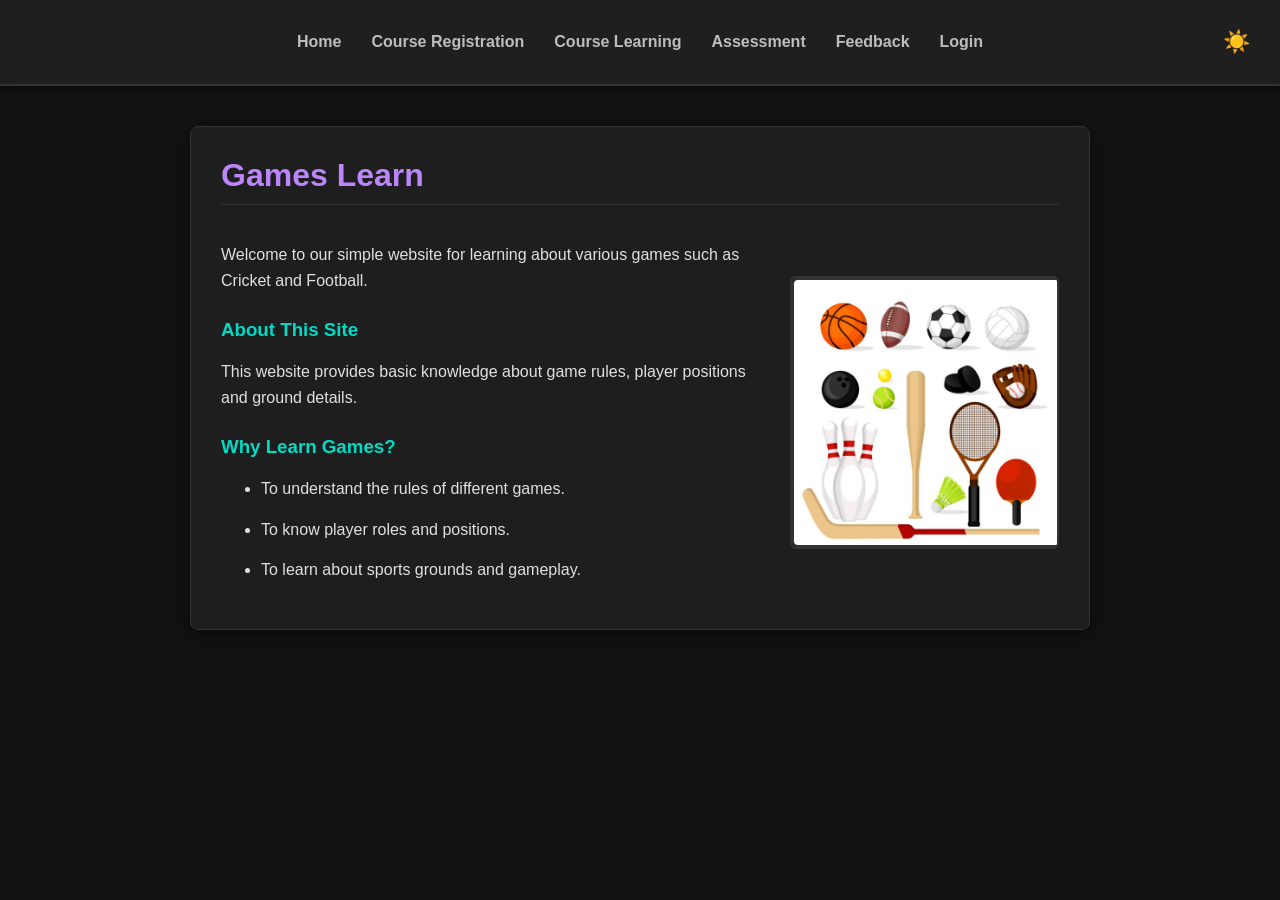
<file: index.html>
<!DOCTYPE html>
<html>
<head>
    <title>Games Learning Center - Home</title>
    <link rel="stylesheet" href="style.css">
</head>
<body>

<div class="navbar">
    <a href="index.html">Home</a>
    <a href="register.html">Course Registration</a>
    <a href="learn.html">Course Learning</a>
    <a href="assessment.html">Assessment</a>
    <a href="feedback.html">Feedback</a>
    <a href="login.html">Login</a>
    <button id="theme-toggle" class="theme-btn" title="Toggle Light/Dark Mode">☀️</button>
</div>

<div class="container">
    <div class="card">
        <h1 id="typing-effect">Games Learning Center</h1>

        <div class="row-container">
            <div class="text-side">
                <p>Welcome to our simple website for learning about various games such as Cricket and Football.</p>

                <h3>About This Site</h3>
                <p>This website provides basic knowledge about game rules, player positions and ground details.</p>

                <h3>Why Learn Games?</h3>
                <ul>
                    <li>To understand the rules of different games.</li>
                    <li>To know player roles and positions.</li>
                    <li>To learn about sports grounds and gameplay.</li>
                </ul>
            </div>

            <div class="image-side">
                <div class="carousel-container" style="position: relative; border: 2px solid #333; border-radius: 6px; overflow: hidden;">
                    <img class="carousel-slide" src="home-banner.jpg" alt="Sports Collage" style="display: block;">
                    <img class="carousel-slide" src="home-banner-2.jpg" alt="Sports Collage 2" style="display: none;">
                    <img class="carousel-slide" src="home-banner-3.jpg" alt="Sports Collage 3" style="display: none;">
                </div>
            </div>
        </div>
    </div>
</div>

<script src="script.js"></script>
</body>
</html>
</file>
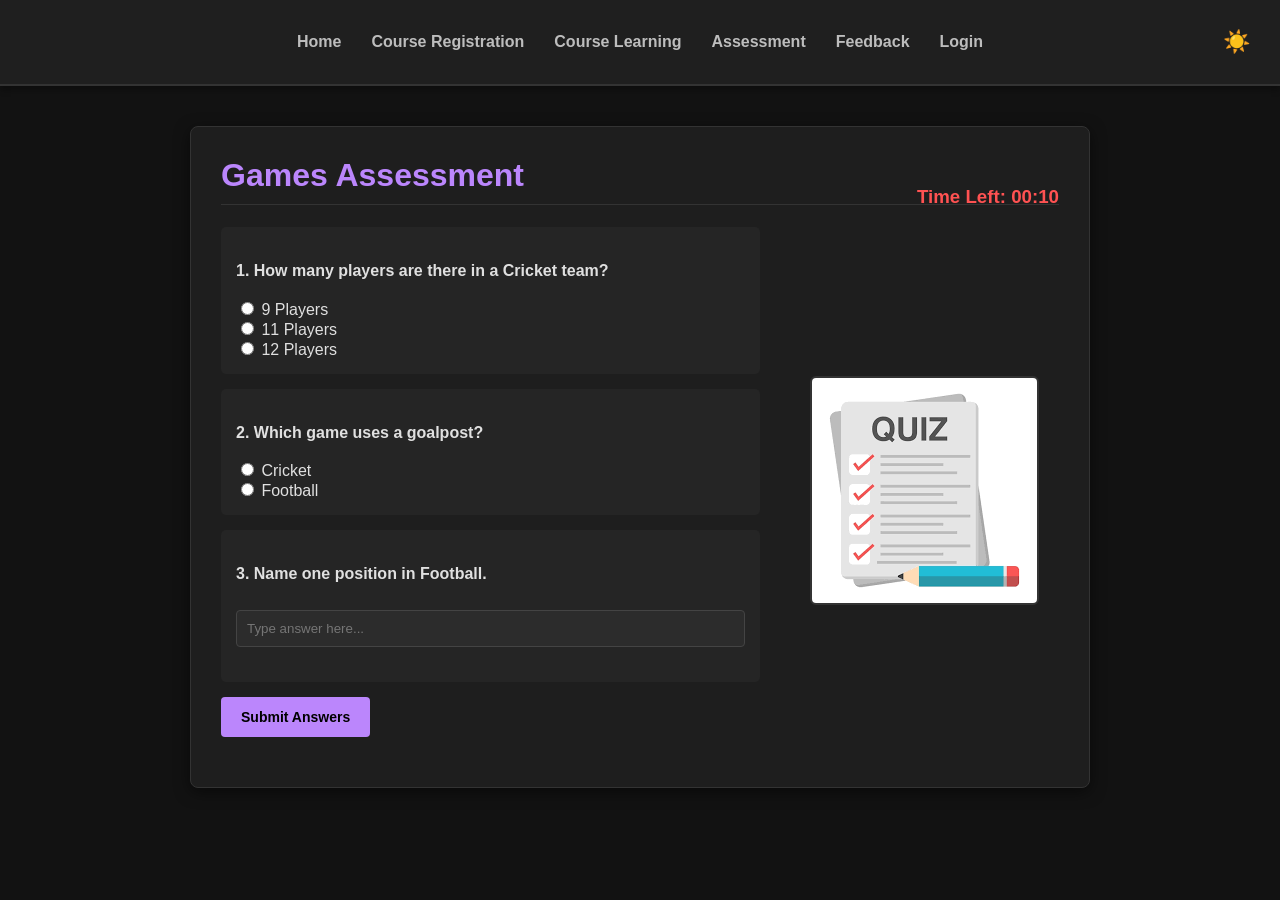
<file: assessment.html>
<!DOCTYPE html>
<html>
<head>
    <title>Assessment</title>
    <link rel="stylesheet" href="style.css">
</head>
<body>

<div class="navbar">
    <a href="index.html">Home</a>
    <a href="register.html">Course Registration</a>
    <a href="learn.html">Course Learning</a>
    <a href="assessment.html">Assessment</a>
    <a href="feedback.html">Feedback</a>
    <a href="login.html">Login</a>
    <button id="theme-toggle" class="theme-btn" title="Toggle Light/Dark Mode">☀️</button>
</div>

<div class="container">
    <div class="card">
        <h1>Games Assessment</h1>
        <h3 id="timer" style="color: #ff5252; text-align: right; margin-top: -40px;">Time Left: 00:10</h3>

        <div class="row-container">
            <div class="text-side">
                <form id="quiz-form">
                    
                    <div class="quiz-question">
                        <p><strong>1. How many players are there in a Cricket team?</strong></p>
                        <input type="radio" name="q1" value="9"> 9 Players<br>
                        <input type="radio" name="q1" value="11"> 11 Players<br>
                        <input type="radio" name="q1" value="12"> 12 Players
                    </div>

                    <div class="quiz-question">
                        <p><strong>2. Which game uses a goalpost?</strong></p>
                        <input type="radio" name="q2" value="Cricket"> Cricket<br>
                        <input type="radio" name="q2" value="Football"> Football
                    </div>

                    <div class="quiz-question">
                        <p><strong>3. Name one position in Football.</strong></p>
                        <input type="text" name="q3" placeholder="Type answer here...">
                    </div>

                    <input type="submit" value="Submit Answers">
                </form>
                
                <div id="quiz-result" style="margin-top: 20px; font-weight: bold;"></div>
            </div>

            <div class="image-side">
                <img src="quiz.png" alt="Assessment">
            </div>
        </div>
    </div>
</div>

<script src="script.js"></script>
</body>
</html>
</file>
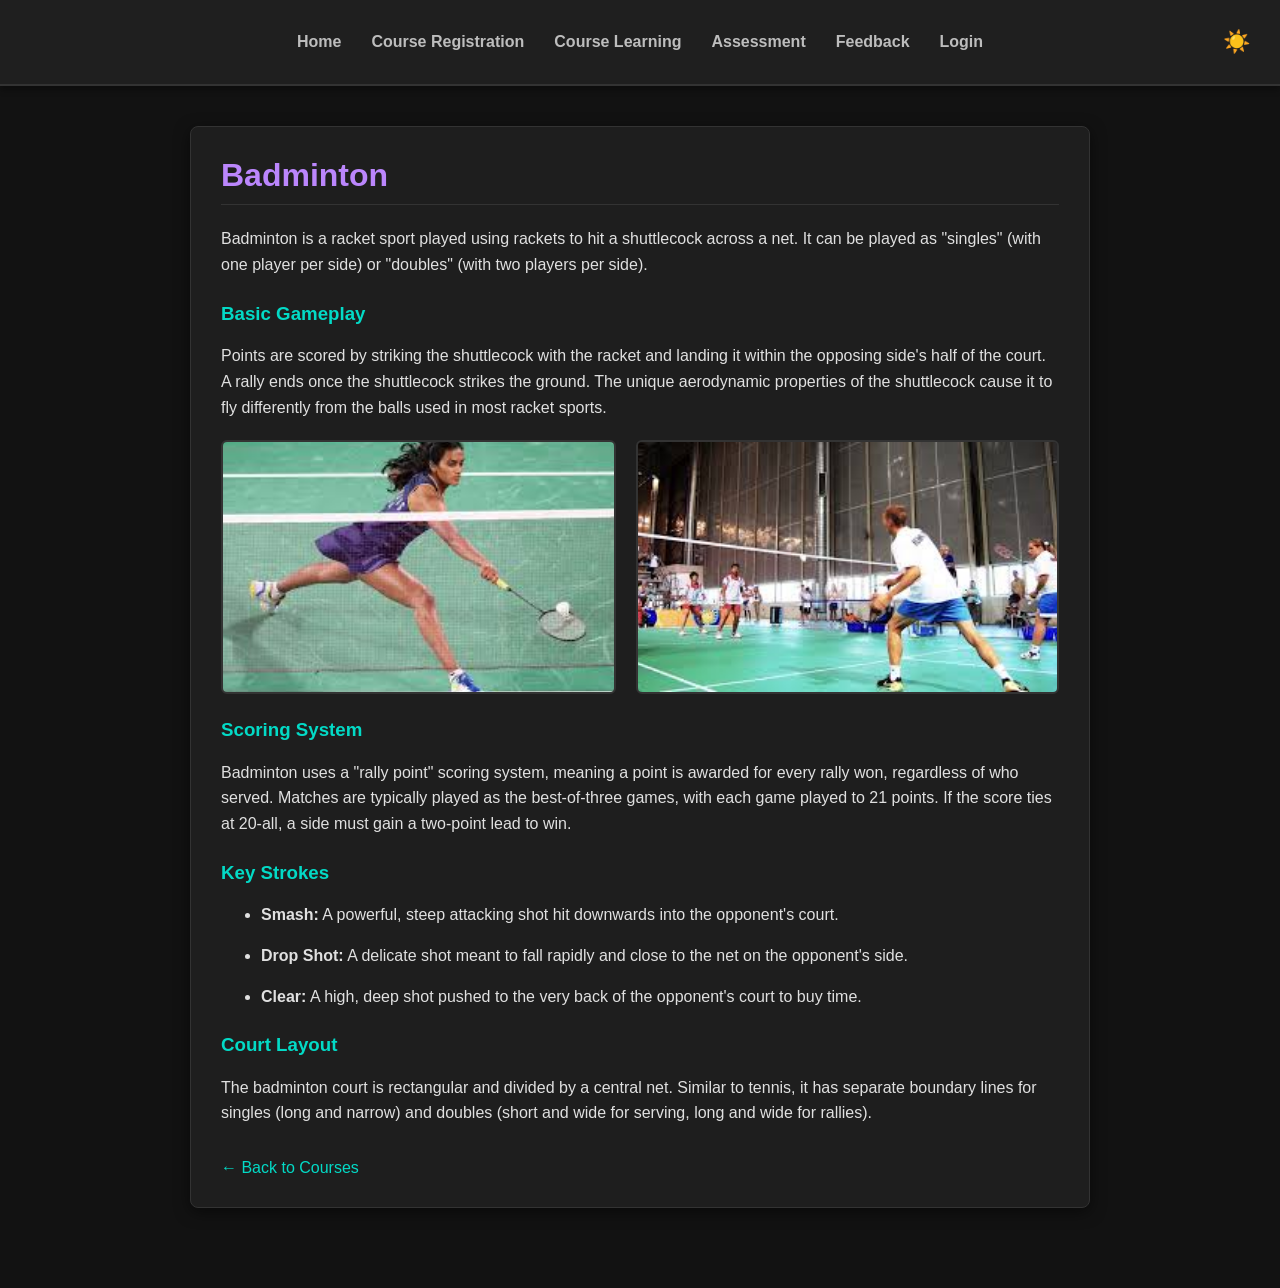
<file: badminton.html>
<!DOCTYPE html>
<html>
<head>
    <title>Learn Badminton</title>
    <link rel="stylesheet" href="style.css">
</head>
<body>
<div class="navbar">
    <a href="index.html">Home</a>
    <a href="register.html">Course Registration</a>
    <a href="learn.html">Course Learning</a>
    <a href="assessment.html">Assessment</a>
    <a href="feedback.html">Feedback</a>
    <a href="login.html">Login</a>
    <button id="theme-toggle" class="theme-btn" title="Toggle Light/Dark Mode">☀️</button>
</div>
<div class="container">
    <div class="card">
        <h1>Badminton</h1>
        <p>Badminton is a racket sport played using rackets to hit a shuttlecock across a net. It can be played as "singles" (with one player per side) or "doubles" (with two players per side). </p>
        
        <h3>Basic Gameplay</h3>
        <p>Points are scored by striking the shuttlecock with the racket and landing it within the opposing side's half of the court. A rally ends once the shuttlecock strikes the ground. The unique aerodynamic properties of the shuttlecock cause it to fly differently from the balls used in most racket sports.</p>
        
        <div class="sport-images-row">
            <img src="badminton1.jpg" alt="Badminton smash">
            <img src="badminton2.jpg" alt="Badminton shuttlecock">
        </div>

        <h3>Scoring System</h3>
        <p>Badminton uses a "rally point" scoring system, meaning a point is awarded for every rally won, regardless of who served. Matches are typically played as the best-of-three games, with each game played to 21 points. If the score ties at 20-all, a side must gain a two-point lead to win.</p>

        <h3>Key Strokes</h3>
        <ul>
            <li><strong>Smash:</strong> A powerful, steep attacking shot hit downwards into the opponent's court.</li>
            <li><strong>Drop Shot:</strong> A delicate shot meant to fall rapidly and close to the net on the opponent's side.</li>
            <li><strong>Clear:</strong> A high, deep shot pushed to the very back of the opponent's court to buy time.</li>
        </ul>

        <h3>Court Layout</h3>
        <p> The badminton court is rectangular and divided by a central net. Similar to tennis, it has separate boundary lines for singles (long and narrow) and doubles (short and wide for serving, long and wide for rallies).</p>
        
        <br><a href="learn.html" style="color: #03dac6;">&larr; Back to Courses</a>
    </div>
</div>
<script src="script.js"></script>
</body>
</html>
</file>
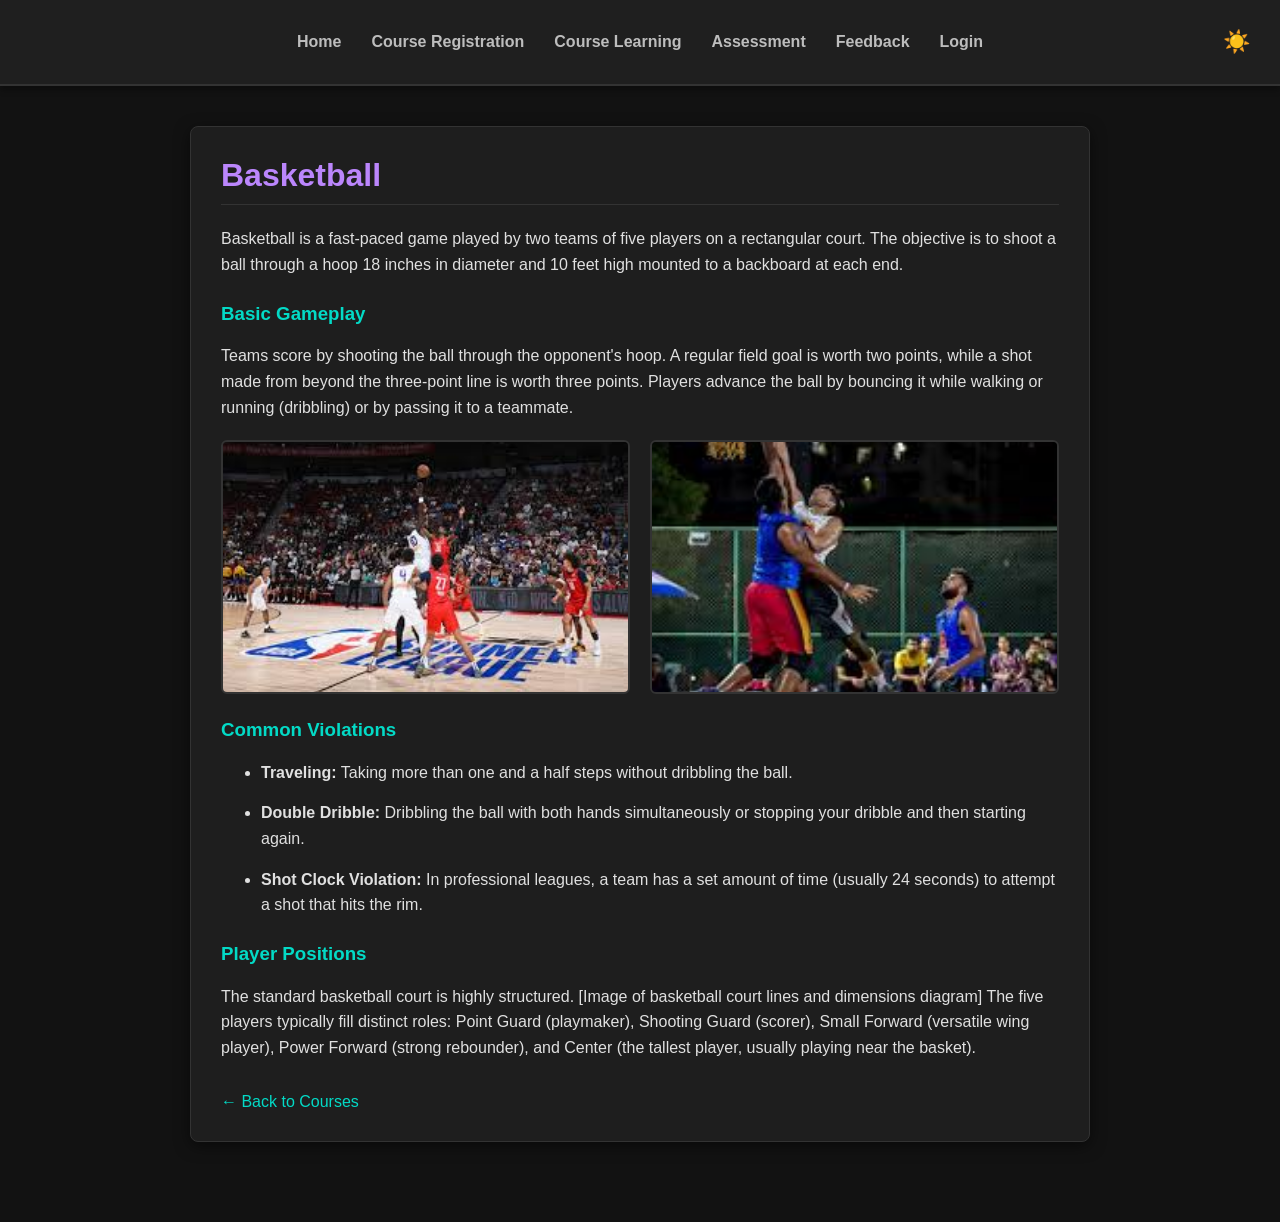
<file: basketball.html>
<!DOCTYPE html>
<html>
<head>
    <title>Learn Basketball</title>
    <link rel="stylesheet" href="style.css">
</head>
<body>
<div class="navbar">
    <a href="index.html">Home</a>
    <a href="register.html">Course Registration</a>
    <a href="learn.html">Course Learning</a>
    <a href="assessment.html">Assessment</a>
    <a href="feedback.html">Feedback</a>
    <a href="login.html">Login</a>
    <button id="theme-toggle" class="theme-btn" title="Toggle Light/Dark Mode">☀️</button>
</div>
<div class="container">
    <div class="card">
        <h1>Basketball</h1>
        <p>Basketball is a fast-paced game played by two teams of five players on a rectangular court. The objective is to shoot a ball through a hoop 18 inches in diameter and 10 feet high mounted to a backboard at each end.</p>
        
        <h3>Basic Gameplay</h3>
        <p>Teams score by shooting the ball through the opponent's hoop. A regular field goal is worth two points, while a shot made from beyond the three-point line is worth three points. Players advance the ball by bouncing it while walking or running (dribbling) or by passing it to a teammate.</p>
        
        <div class="sport-images-row">
            <img src="basketball1.jpg" alt="Basketball dribbling">
            <img src="basketball2.jpg" alt="Basketball hoop shot">
        </div>

        <h3>Common Violations</h3>
        <ul>
            <li><strong>Traveling:</strong> Taking more than one and a half steps without dribbling the ball.</li>
            <li><strong>Double Dribble:</strong> Dribbling the ball with both hands simultaneously or stopping your dribble and then starting again.</li>
            <li><strong>Shot Clock Violation:</strong> In professional leagues, a team has a set amount of time (usually 24 seconds) to attempt a shot that hits the rim.</li>
        </ul>

        <h3>Player Positions</h3>
        <p>The standard basketball court is highly structured. 

[Image of basketball court lines and dimensions diagram]
 The five players typically fill distinct roles: Point Guard (playmaker), Shooting Guard (scorer), Small Forward (versatile wing player), Power Forward (strong rebounder), and Center (the tallest player, usually playing near the basket).</p>
        
        <br><a href="learn.html" style="color: #03dac6;">&larr; Back to Courses</a>
    </div>
</div>
<script src="script.js"></script>
</body>
</html>
</file>
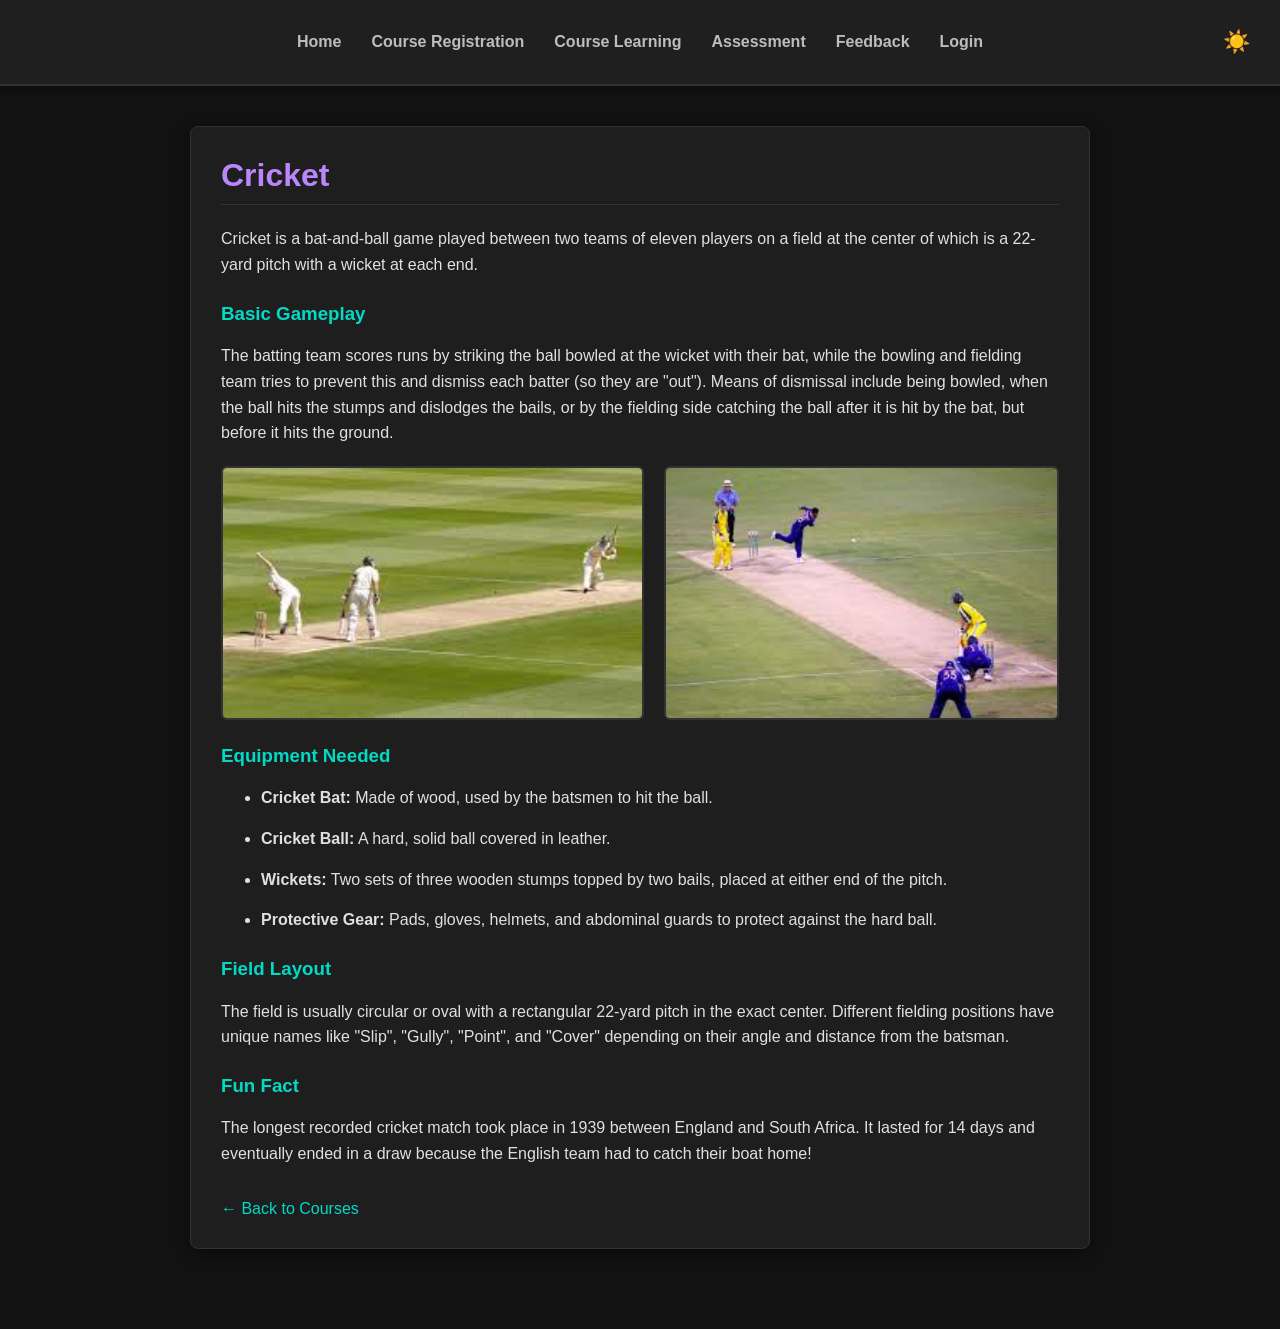
<file: cricket.html>
<!DOCTYPE html>
<html>
<head>
    <title>Learn Cricket</title>
    <link rel="stylesheet" href="style.css">
</head>
<body>
<div class="navbar">
    <a href="index.html">Home</a>
    <a href="register.html">Course Registration</a>
    <a href="learn.html">Course Learning</a>
    <a href="assessment.html">Assessment</a>
    <a href="feedback.html">Feedback</a>
    <a href="login.html">Login</a>
    <button id="theme-toggle" class="theme-btn" title="Toggle Light/Dark Mode">☀️</button>
</div>
<div class="container">
    <div class="card">
        <h1>Cricket</h1>
        <p>Cricket is a bat-and-ball game played between two teams of eleven players on a field at the center of which is a 22-yard pitch with a wicket at each end. </p>
        
        <h3>Basic Gameplay</h3>
        <p>The batting team scores runs by striking the ball bowled at the wicket with their bat, while the bowling and fielding team tries to prevent this and dismiss each batter (so they are "out"). Means of dismissal include being bowled, when the ball hits the stumps and dislodges the bails, or by the fielding side catching the ball after it is hit by the bat, but before it hits the ground.</p>
        
        <div class="sport-images-row">
            <img src="cricket1.jpg" alt="Cricket Batting">
            <img src="cricket2.jpg" alt="Cricket Bowling">
        </div>

        <h3>Equipment Needed</h3>
        <ul>
            <li><strong>Cricket Bat:</strong> Made of wood, used by the batsmen to hit the ball.</li>
            <li><strong>Cricket Ball:</strong> A hard, solid ball covered in leather.</li>
            <li><strong>Wickets:</strong> Two sets of three wooden stumps topped by two bails, placed at either end of the pitch.</li>
            <li><strong>Protective Gear:</strong> Pads, gloves, helmets, and abdominal guards to protect against the hard ball.</li>
        </ul>

        <h3>Field Layout</h3>
        <p>The field is usually circular or oval with a rectangular 22-yard pitch in the exact center.  Different fielding positions have unique names like "Slip", "Gully", "Point", and "Cover" depending on their angle and distance from the batsman.</p>

        <h3>Fun Fact</h3>
        <p>The longest recorded cricket match took place in 1939 between England and South Africa. It lasted for 14 days and eventually ended in a draw because the English team had to catch their boat home!</p>
        
        <br><a href="learn.html" style="color: #03dac6;">&larr; Back to Courses</a>
    </div>
</div>
<script src="script.js"></script>
</body>
</html>
</file>
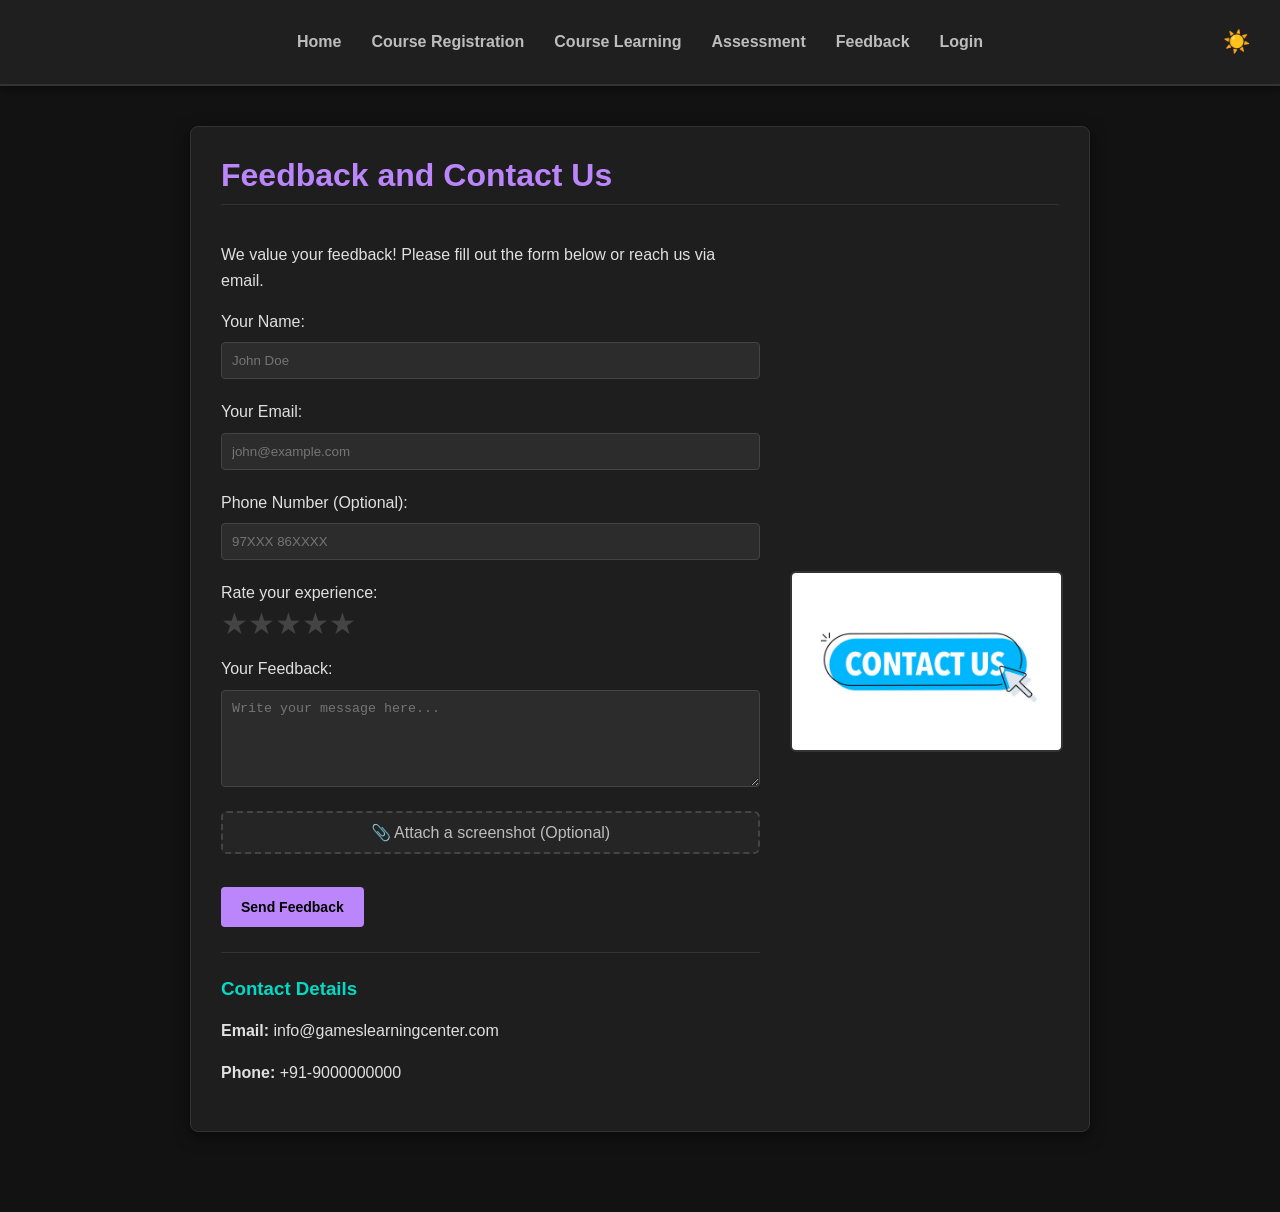
<file: feedback.html>
<!DOCTYPE html>
<html>
<head>
    <title>Feedback and Contact</title>
    <link rel="stylesheet" href="style.css">
</head>
<body>

<div class="navbar">
    <a href="index.html">Home</a>
    <a href="register.html">Course Registration</a>
    <a href="learn.html">Course Learning</a>
    <a href="assessment.html">Assessment</a>
    <a href="feedback.html">Feedback</a>
    <a href="login.html">Login</a>
    <button id="theme-toggle" class="theme-btn" title="Toggle Light/Dark Mode">☀️</button>
</div>

<div class="container">
    <div class="card">
        <h1>Feedback and Contact Us</h1>

        <div class="row-container">	
            <div class="text-side">
                <p>We value your feedback! Please fill out the form below or reach us via email.</p>

                <form>
                    <label>Your Name:</label>
                    <input type="text" placeholder="John Doe">

                    <label>Your Email:</label>
                    <input type="email" placeholder="john@example.com">

                    <label>Phone Number (Optional):</label>
                    <input type="text" id="phone-input" placeholder="97XXX 86XXXX">

                    <label>Rate your experience:</label>
                    <div class="star-rating">
                        <span data-value="1">★</span><span data-value="2">★</span><span data-value="3">★</span><span data-value="4">★</span><span data-value="5">★</span>
                    </div>

                    <label>Your Feedback:</label>
                    <textarea rows="5" placeholder="Write your message here..."></textarea>

                    <div class="drop-zone" style="padding: 10px;">
                        📎 Attach a screenshot (Optional)
                        <input type="file" hidden accept="image/*">
                    </div>

                    <br>
                    <input type="submit" value="Send Feedback">
                </form>

                <hr style="border: 0; border-top: 1px solid #333; margin: 25px 0;">

                <h3>Contact Details</h3>
                <p><strong>Email:</strong> info@gameslearningcenter.com</p>
                <p><strong>Phone:</strong> +91-9000000000</p>
            </div>

            <div class="image-side">
                <img src="contact.jpg" alt="Contact Us">
            </div>
        </div>
    </div>
</div>

<script src="script.js"></script>
</body>
</html>
</file>
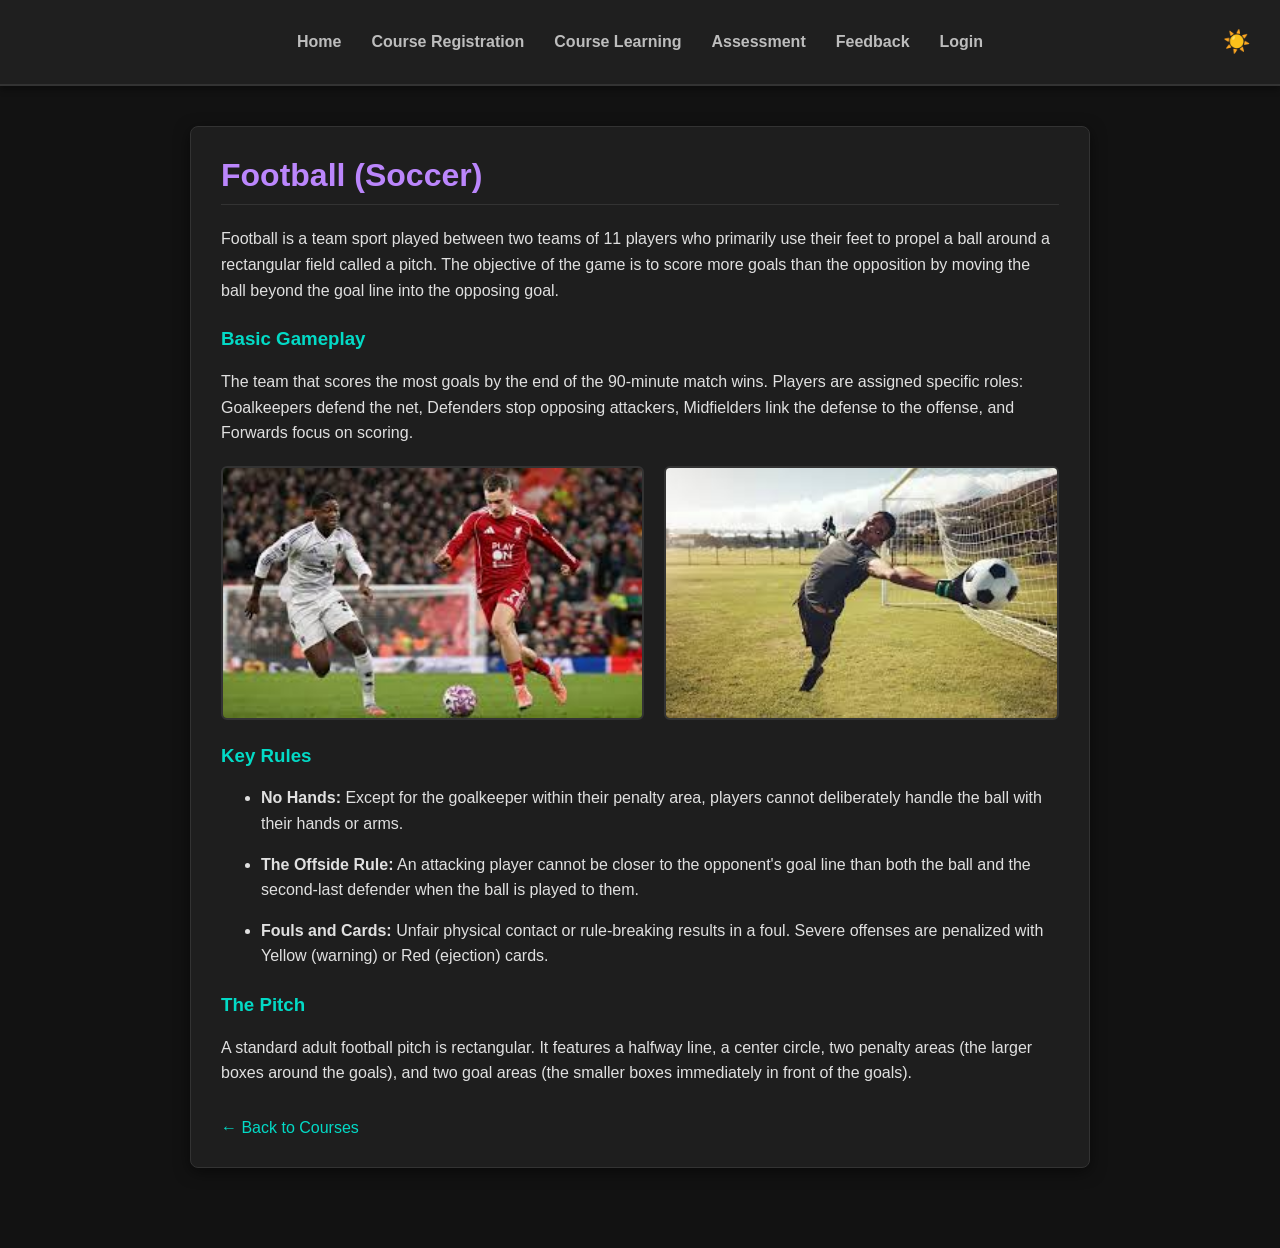
<file: football.html>
<!DOCTYPE html>
<html>
<head>
    <title>Learn Football</title>
    <link rel="stylesheet" href="style.css">
</head>
<body>
<div class="navbar">
    <a href="index.html">Home</a>
    <a href="register.html">Course Registration</a>
    <a href="learn.html">Course Learning</a>
    <a href="assessment.html">Assessment</a>
    <a href="feedback.html">Feedback</a>
    <a href="login.html">Login</a>
    <button id="theme-toggle" class="theme-btn" title="Toggle Light/Dark Mode">☀️</button>
</div>
<div class="container">
    <div class="card">
        <h1>Football (Soccer)</h1>
        <p>Football is a team sport played between two teams of 11 players who primarily use their feet to propel a ball around a rectangular field called a pitch. The objective of the game is to score more goals than the opposition by moving the ball beyond the goal line into the opposing goal. </p>
        
        <h3>Basic Gameplay</h3>
        <p>The team that scores the most goals by the end of the 90-minute match wins. Players are assigned specific roles: Goalkeepers defend the net, Defenders stop opposing attackers, Midfielders link the defense to the offense, and Forwards focus on scoring.</p>
        
        <div class="sport-images-row">
            <img src="football1.jpg" alt="Football match action">
            <img src="football2.jpg" alt="Football goal">
        </div>

        <h3>Key Rules</h3>
        <ul>
            <li><strong>No Hands:</strong> Except for the goalkeeper within their penalty area, players cannot deliberately handle the ball with their hands or arms.</li>
            <li><strong>The Offside Rule:</strong> An attacking player cannot be closer to the opponent's goal line than both the ball and the second-last defender when the ball is played to them.</li>
            <li><strong>Fouls and Cards:</strong> Unfair physical contact or rule-breaking results in a foul. Severe offenses are penalized with Yellow (warning) or Red (ejection) cards.</li>
        </ul>

        <h3>The Pitch</h3>
        <p>A standard adult football pitch is rectangular.  It features a halfway line, a center circle, two penalty areas (the larger boxes around the goals), and two goal areas (the smaller boxes immediately in front of the goals).</p>
        
        <br><a href="learn.html" style="color: #03dac6;">&larr; Back to Courses</a>
    </div>
</div>
<script src="script.js"></script>
</body>
</html>
</file>
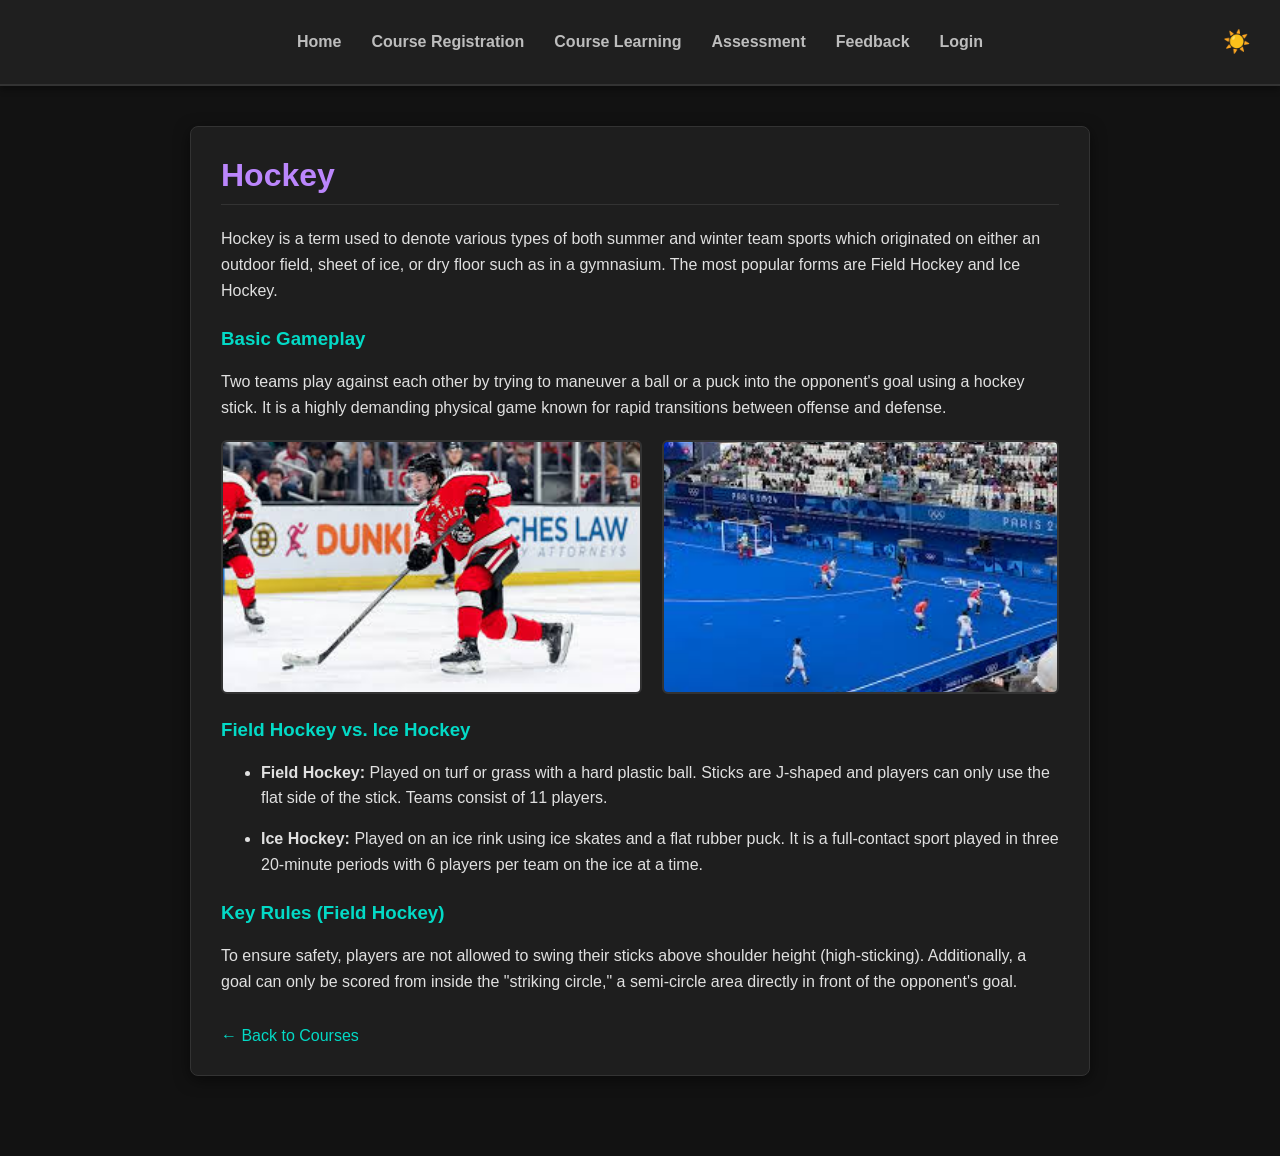
<file: hockey.html>
<!DOCTYPE html>
<html>
<head>
    <title>Learn Hockey</title>
    <link rel="stylesheet" href="style.css">
</head>
<body>
<div class="navbar">
    <a href="index.html">Home</a>
    <a href="register.html">Course Registration</a>
    <a href="learn.html">Course Learning</a>
    <a href="assessment.html">Assessment</a>
    <a href="feedback.html">Feedback</a>
    <a href="login.html">Login</a>
    <button id="theme-toggle" class="theme-btn" title="Toggle Light/Dark Mode">☀️</button>
</div>
<div class="container">
    <div class="card">
        <h1>Hockey</h1>
        <p>Hockey is a term used to denote various types of both summer and winter team sports which originated on either an outdoor field, sheet of ice, or dry floor such as in a gymnasium. The most popular forms are Field Hockey and Ice Hockey.</p>
        
        <h3>Basic Gameplay</h3>
        <p>Two teams play against each other by trying to maneuver a ball or a puck into the opponent's goal using a hockey stick. It is a highly demanding physical game known for rapid transitions between offense and defense.</p>
        
        <div class="sport-images-row">
            <img src="hockey1.jpg" alt="Hockey players">
            <img src="hockey2.jpg" alt="Hockey goal">
        </div>

        <h3>Field Hockey vs. Ice Hockey</h3>
        <ul>
            <li><strong>Field Hockey:</strong> Played on turf or grass with a hard plastic ball. Sticks are J-shaped and players can only use the flat side of the stick. Teams consist of 11 players.</li>
            <li><strong>Ice Hockey:</strong> Played on an ice rink using ice skates and a flat rubber puck. It is a full-contact sport played in three 20-minute periods with 6 players per team on the ice at a time.</li>
        </ul>

        <h3>Key Rules (Field Hockey)</h3>
        <p>To ensure safety, players are not allowed to swing their sticks above shoulder height (high-sticking). Additionally, a goal can only be scored from inside the "striking circle," a semi-circle area directly in front of the opponent's goal. </p>
        
        <br><a href="learn.html" style="color: #03dac6;">&larr; Back to Courses</a>
    </div>
</div>
<script src="script.js"></script>
</body>
</html>
</file>
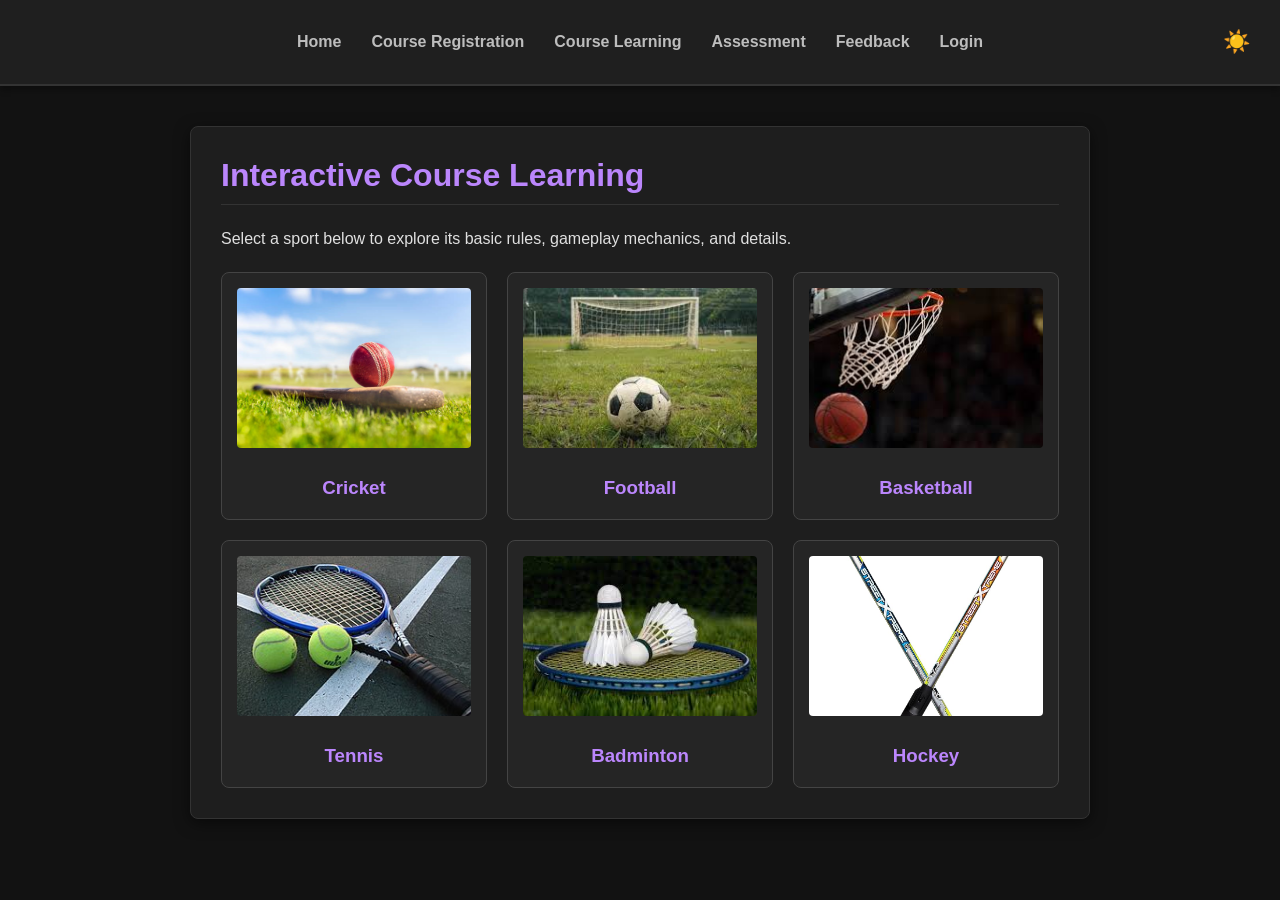
<file: learn.html>
<!DOCTYPE html>
<html>
<head>
    <title>Course Learning</title>
    <link rel="stylesheet" href="style.css">
</head>
<body>

<div class="navbar">
    <a href="index.html">Home</a>
    <a href="register.html">Course Registration</a>
    <a href="learn.html">Course Learning</a>
    <a href="assessment.html">Assessment</a>
    <a href="feedback.html">Feedback</a>
    <a href="login.html">Login</a>
    <button id="theme-toggle" class="theme-btn" title="Toggle Light/Dark Mode">☀️</button>
</div>

<div class="container">
    <div class="card">
        <h1>Interactive Course Learning</h1>
        <p>Select a sport below to explore its basic rules, gameplay mechanics, and details.</p>

        <div class="sports-grid">
            <a href="cricket.html" class="sport-card">
                <img src="cricket.jpg" alt="Cricket Cover">
                <h3>Cricket</h3>
            </a>

            <a href="football.html" class="sport-card">
                <img src="football.jpg" alt="Football Cover">
                <h3>Football</h3>
            </a>

            <a href="basketball.html" class="sport-card">
                <img src="basketball.jpg" alt="Basketball Cover">
                <h3>Basketball</h3>
            </a>

            <a href="tennis.html" class="sport-card">
                <img src="tennis.jpg" alt="Tennis Cover">
                <h3>Tennis</h3>
            </a>

            <a href="badminton.html" class="sport-card">
                <img src="badminton.jpg" alt="Badminton Cover">
                <h3>Badminton</h3>
            </a>

            <a href="hockey.html" class="sport-card">
                <img src="hockey.jpg" alt="Hockey Cover">
                <h3>Hockey</h3>
            </a>
        </div>
    </div>
</div>

<script src="script.js"></script>
</body>
</html>
</file>
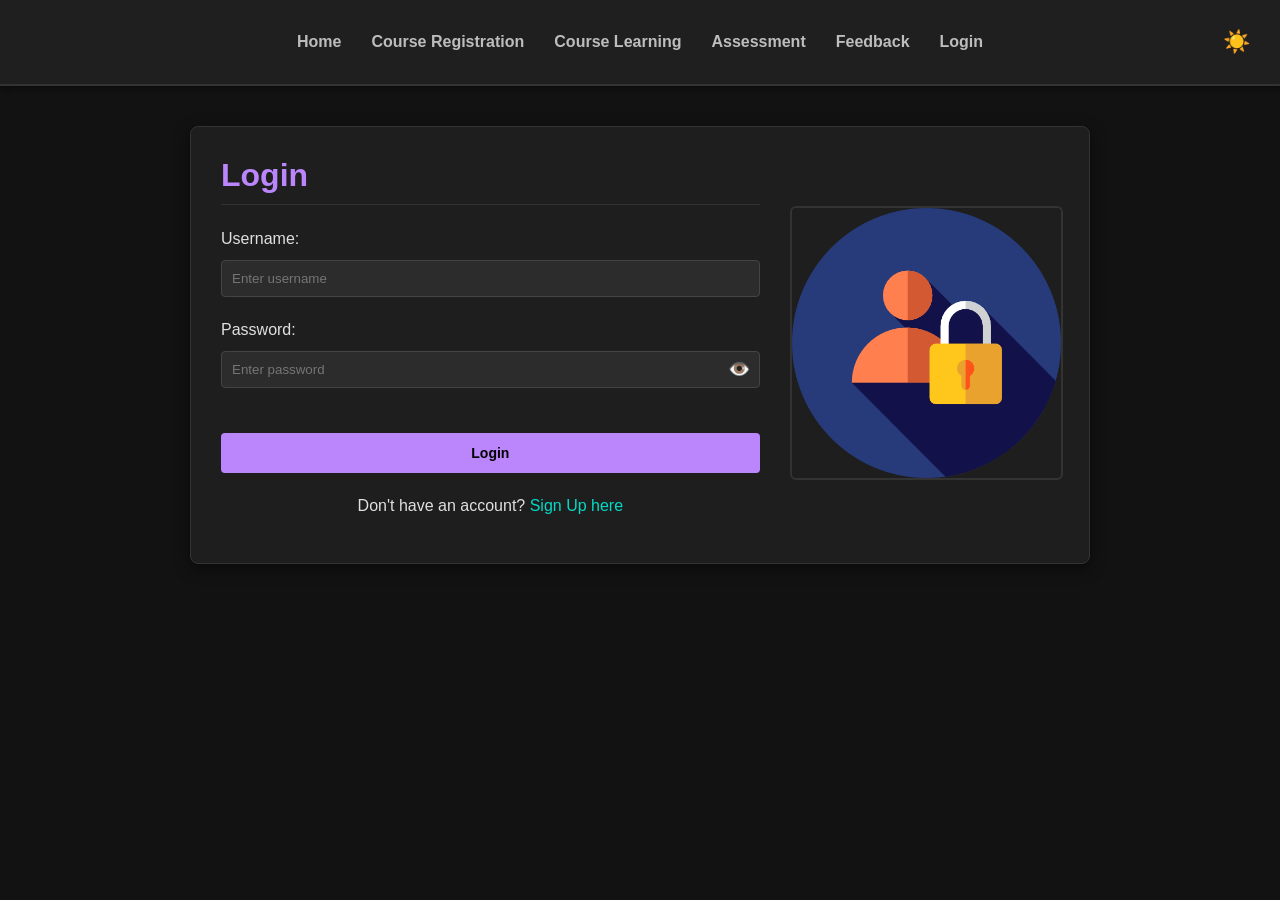
<file: login.html>
<!DOCTYPE html>
<html>
<head>
    <title>Login</title>
    <link rel="stylesheet" href="style.css">
</head>
<body>

<div class="navbar">
    <a href="index.html">Home</a>
    <a href="register.html">Course Registration</a>
    <a href="learn.html">Course Learning</a>
    <a href="assessment.html">Assessment</a>
    <a href="feedback.html">Feedback</a>
    <a href="login.html">Login</a>
    <button id="theme-toggle" class="theme-btn" title="Toggle Light/Dark Mode">☀️</button>
</div>

<div class="container">
    <div class="card">
        <div class="row-container">
            
            <div class="text-side">
                <h1 style="margin-top: 0;">Login</h1>
                
                <form action="index.html" id="login-form">
                    <label>Username:</label>
                    <input type="text" id="login-username" required placeholder="Enter username">

                    <label>Password:</label>
                    <div class="password-container">
                        <input type="password" id="login-password" required placeholder="Enter password">
                        <span class="toggle-password">👁️</span>
                    </div>

                    <p id="login-error" style="color: red; font-size: 14px; text-align: center; margin-top: -10px; min-height: 20px;"></p>

                    <input type="submit" value="Login" style="width: 100%;">
                </form>

                <p style="text-align: center; margin-top: 20px;">
                    Don't have an account? <a href="signup.html">Sign Up here</a>
                </p>
            </div>

            <div class="image-side">
                <img src="login.png" alt="Login Illustration">
            </div>

        </div>
    </div>
</div>
<script src="script.js"></script>
</body>
</html>
</file>
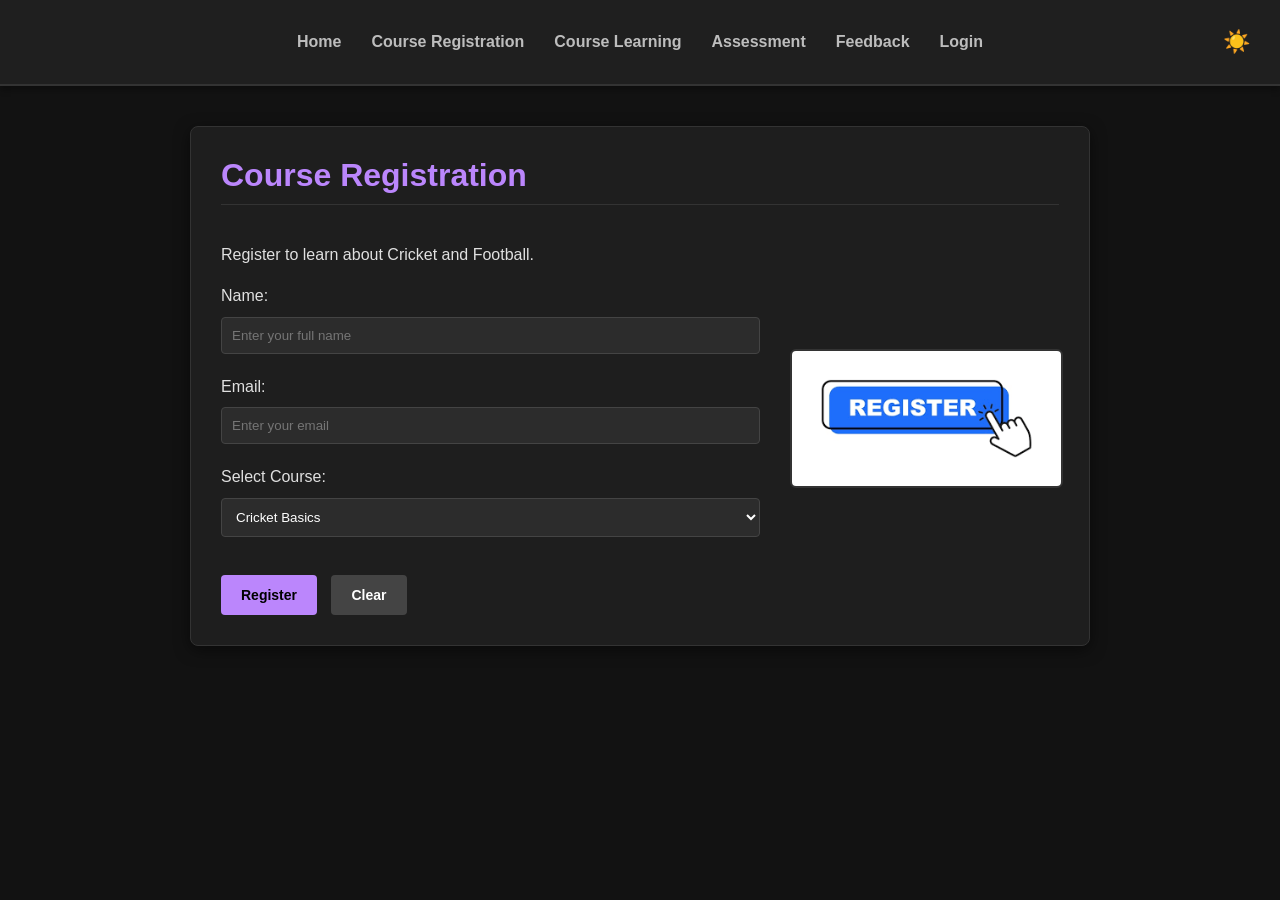
<file: register.html>
<!DOCTYPE html>
<html>
<head>
    <title>Course Registration</title>
    <link rel="stylesheet" href="style.css">
</head>
<body>

<div class="navbar">
    <a href="index.html">Home</a>
    <a href="register.html">Course Registration</a>
    <a href="learn.html">Course Learning</a>
    <a href="assessment.html">Assessment</a>
    <a href="feedback.html">Feedback</a>
    <a href="login.html">Login</a>
    <button id="theme-toggle" class="theme-btn" title="Toggle Light/Dark Mode">☀️</button>
</div>

<div class="container">
    <div class="card">
        <h1>Course Registration</h1>
        
        <div class="row-container">
            <div class="text-side">
                <p>Register to learn about Cricket and Football.</p>

                <form>
                    <label>Name:</label>
                    <input type="text" placeholder="Enter your full name">

                    <label>Email:</label>
                    <input type="email" placeholder="Enter your email">

                    <label>Select Course:</label>
                    <select>
                        <option>Cricket Basics</option>
                        <option>Football Basics</option>
                        <option>Cricket and Football Rules</option>
                    </select>

                    <br><br>
                    <input type="submit" value="Register">
                    <input type="reset" value="Clear">
                </form>
            </div>
            
            <div class="image-side">
                 <img src="signup.png" alt="Register">
            </div>
        </div>
    </div>
</div>
<script src="script.js"></script>
</body>
</html>
</file>
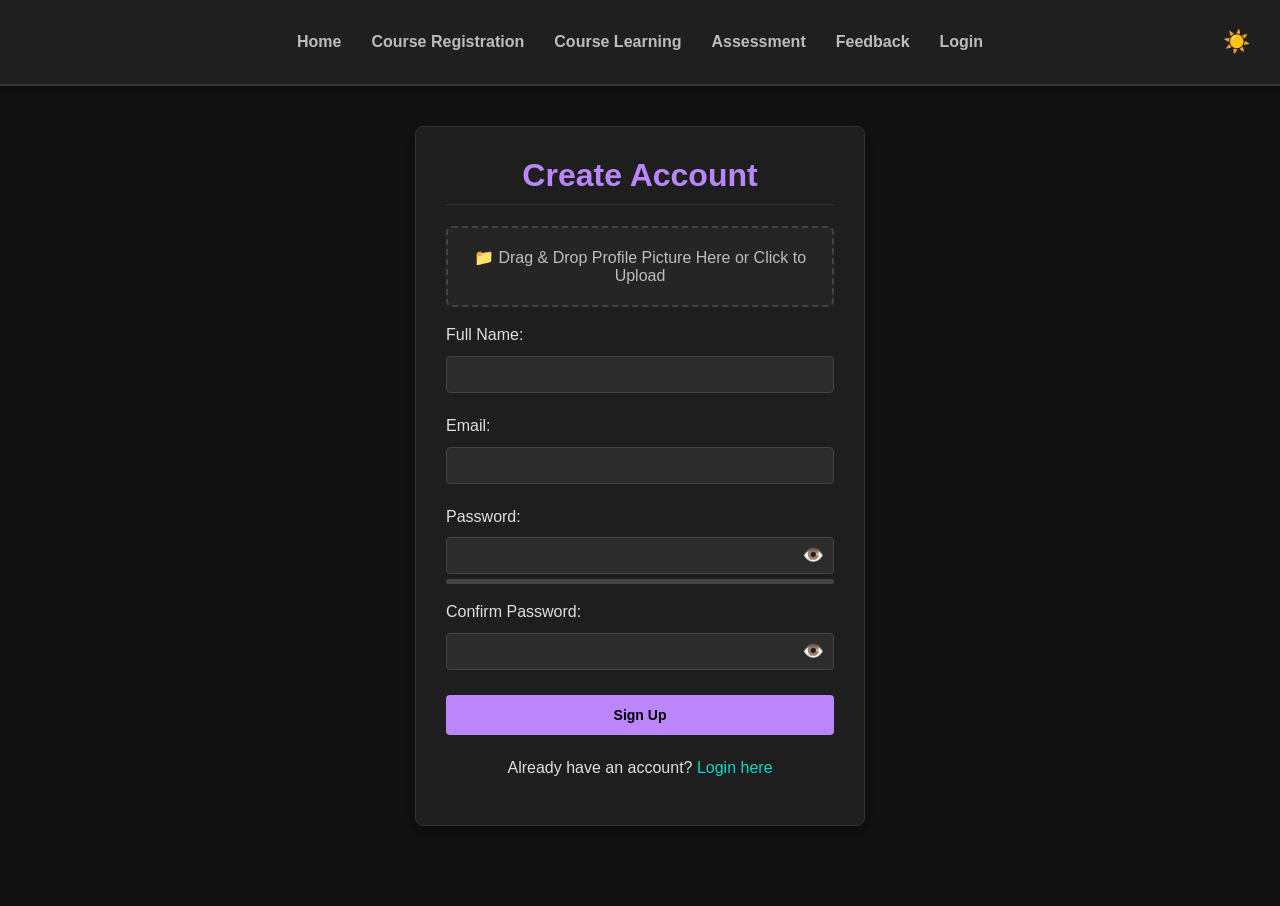
<file: signup.html>
<!DOCTYPE html>
<html>
<head>
    <title>Sign Up</title>
    <link rel="stylesheet" href="style.css">
</head>
<body>

<div class="navbar">
    <a href="index.html">Home</a>
    <a href="register.html">Course Registration</a>
    <a href="learn.html">Course Learning</a>
    <a href="assessment.html">Assessment</a>
    <a href="feedback.html">Feedback</a>
    <a href="login.html">Login</a>
    <button id="theme-toggle" class="theme-btn" title="Toggle Light/Dark Mode">☀️</button>
</div>

<div class="container" style="max-width: 450px;">
    <div class="card">
        <h1 style="text-align: center;">Create Account</h1>

        <form action="login.html" id="signup-form">
            
            <div class="drop-zone">
                📁 Drag & Drop Profile Picture Here or Click to Upload
                <input type="file" hidden accept="image/*">
                <div class="preview-container"></div>
            </div>

            <label>Full Name:</label>
            <input type="text" required>

            <label>Email:</label>
            <input type="email" required>

            <label>Password:</label>
            <div class="password-container">
                <input type="password" id="signup-password" required>
                <span class="toggle-password">👁️</span>
            </div>
            
            <div class="strength-meter"><div class="strength-bar" id="strength-bar"></div></div>

            <label>Confirm Password:</label>
            <div class="password-container">
                <input type="password" id="signup-confirm" required>
                <span class="toggle-password">👁️</span>
            </div>
            <p id="match-text" style="font-size: 12px; margin-top: -10px;"></p>

            <input type="submit" value="Sign Up" style="width: 100%;">
        </form>

        <p style="text-align: center; margin-top: 20px;">
            Already have an account? <a href="login.html">Login here</a>
        </p>
    </div>
</div>

<script src="script.js"></script>
</body>
</html>
</file>
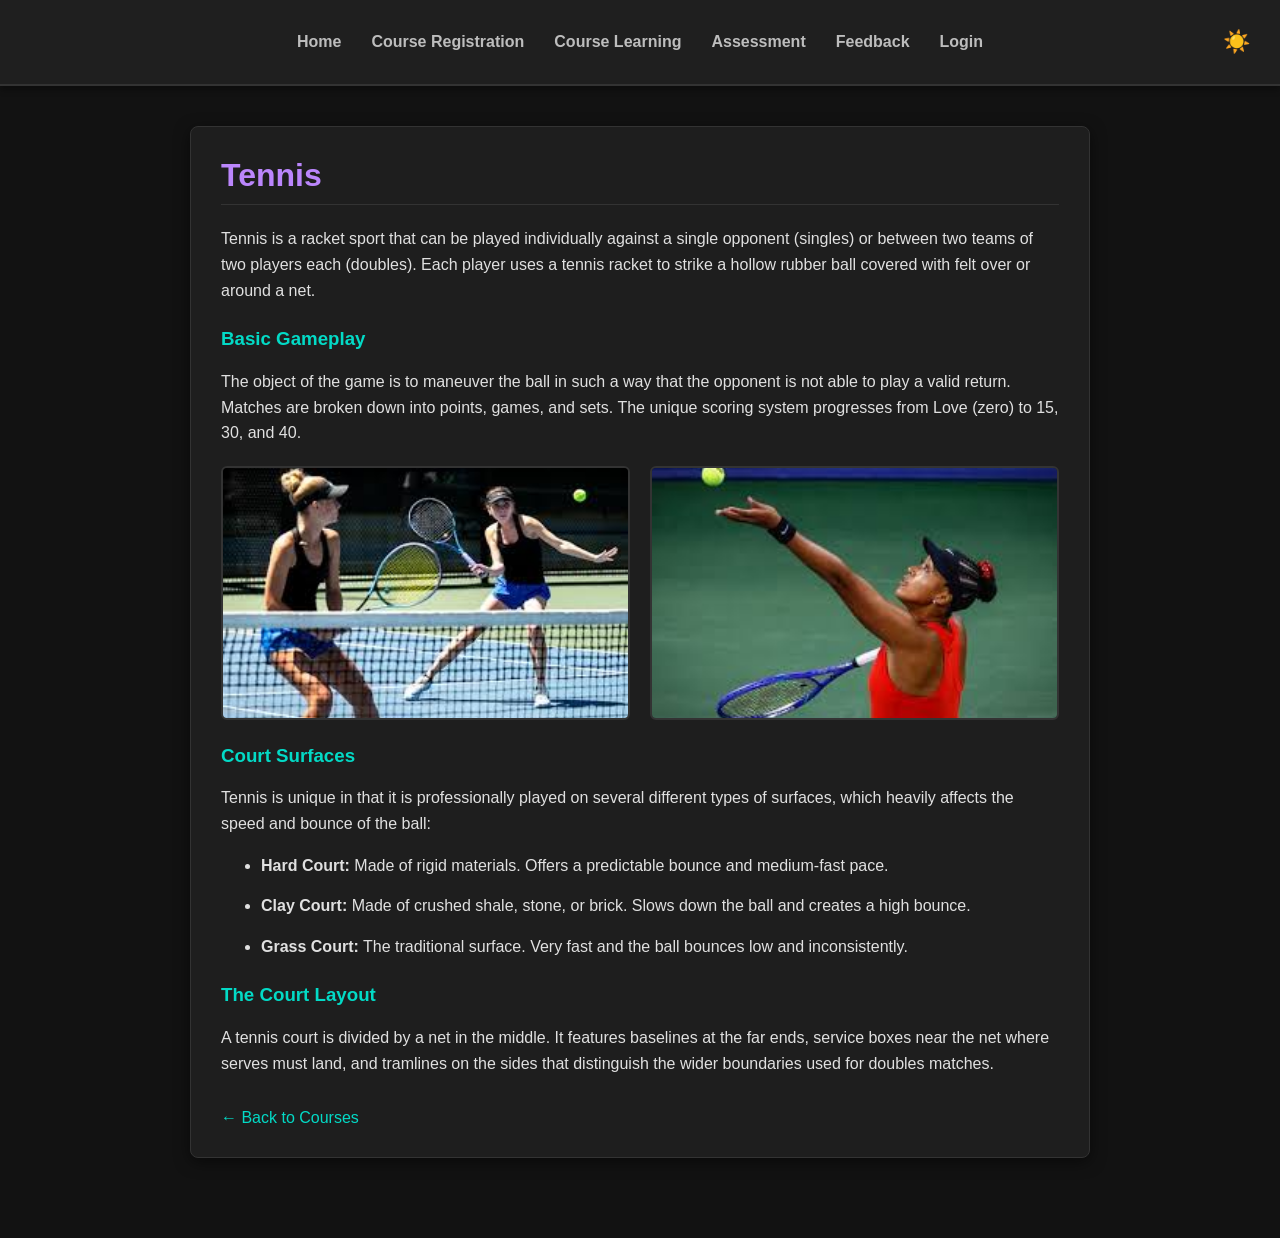
<file: tennis.html>
<!DOCTYPE html>
<html>
<head>
    <title>Learn Tennis</title>
    <link rel="stylesheet" href="style.css">
</head>
<body>
<div class="navbar">
    <a href="index.html">Home</a>
    <a href="register.html">Course Registration</a>
    <a href="learn.html">Course Learning</a>
    <a href="assessment.html">Assessment</a>
    <a href="feedback.html">Feedback</a>
    <a href="login.html">Login</a>
    <button id="theme-toggle" class="theme-btn" title="Toggle Light/Dark Mode">☀️</button>
</div>
<div class="container">
    <div class="card">
        <h1>Tennis</h1>
        <p>Tennis is a racket sport that can be played individually against a single opponent (singles) or between two teams of two players each (doubles). Each player uses a tennis racket to strike a hollow rubber ball covered with felt over or around a net.</p>
        
        <h3>Basic Gameplay</h3>
        <p>The object of the game is to maneuver the ball in such a way that the opponent is not able to play a valid return. Matches are broken down into points, games, and sets. The unique scoring system progresses from Love (zero) to 15, 30, and 40.</p>
        
        <div class="sport-images-row">
            <img src="tennis1.jpg" alt="Tennis serve">
            <img src="tennis2.jpg" alt="Tennis court">
        </div>

        <h3>Court Surfaces</h3>
        <p>Tennis is unique in that it is professionally played on several different types of surfaces, which heavily affects the speed and bounce of the ball:</p>
        <ul>
            <li><strong>Hard Court:</strong> Made of rigid materials. Offers a predictable bounce and medium-fast pace.</li>
            <li><strong>Clay Court:</strong> Made of crushed shale, stone, or brick. Slows down the ball and creates a high bounce.</li>
            <li><strong>Grass Court:</strong> The traditional surface. Very fast and the ball bounces low and inconsistently.</li>
        </ul>

        <h3>The Court Layout</h3>
        <p>A tennis court is divided by a net in the middle.  It features baselines at the far ends, service boxes near the net where serves must land, and tramlines on the sides that distinguish the wider boundaries used for doubles matches.</p>
        
        <br><a href="learn.html" style="color: #03dac6;">&larr; Back to Courses</a>
    </div>
</div>
<script src="script.js"></script>
</body>
</html>
</file>
<file: style.css>
/* global styles & base theme (dark mode by default) */
html {
    overflow-y: scroll;
}

body {
    font-family: 'Segoe UI', Tahoma, Geneva, Verdana, sans-serif;
    background-color: #121212;
    color: #e0e0e0;
    margin: 0;
    padding-bottom: 40px;
    transition: background-color 0.3s ease, color 0.3s ease;
}

/* navigation bar */
.navbar {
    background-color: #1f1f1f;
    padding: 15px 0;
    display: flex;
    justify-content: center; /* Centers the main links perfectly */
    align-items: center;
    border-bottom: 2px solid #333;
    position: sticky;
    top: 0;
    z-index: 100;
    box-shadow: 0 4px 6px rgba(0,0,0,0.3);
    transition: background-color 0.3s ease, border-color 0.3s ease;
    min-height: 54px;
}

.navbar a {
    color: #bdbdbd;
    text-decoration: none;
    margin: 0 15px;
    font-weight: 600;
    font-size: 16px;
    transition: color 0.3s, text-shadow 0.3s;
}

.navbar a:hover {
    color: #bb86fc;
    text-shadow: 0 0 8px rgba(187, 134, 252, 0.4);
}

/* Dynamic container generated by JS to pin items to the extreme right */
.nav-right-controls {
    position: absolute;
    right: 30px;
    display: flex;
    align-items: center;
    gap: 20px; /* spacing between theme toggle, logout, and welcome */
}

/* theme toggle button */
.theme-btn {
    background: none;
    border: none;
    font-size: 22px; 
    cursor: pointer;
    transition: transform 0.3s;
    padding: 0;
}

.theme-btn:hover {
    transform: scale(1.2);
}

/* The new, prominent Welcome Message */
.welcome-msg {
    font-size: 22px; /* Bigger font as requested */
    font-weight: 800;
    color: #bb86fc;
    letter-spacing: 0.5px;
}

/* layout containers & cards */
.container {
    width: 90%;
    max-width: 900px;
    margin: 40px auto;
    animation: fadeInSlideUp 0.8s ease-out forwards;
    opacity: 0;
    transform: translateY(20px);
}

.card {
    background-color: #1e1e1e;
    padding: 30px;
    border-radius: 8px;
    box-shadow: 0 4px 15px rgba(0,0,0,0.5);
    border: 1px solid #333;
    transition: background-color 0.3s, border-color 0.3s, box-shadow 0.3s ease;
}

/* hover glow effects */
.card:hover {
    box-shadow: 0 4px 20px rgba(187, 134, 252, 0.4);
}

/* flexbox layout for side-by-side text and images */
.row-container {
    display: flex;
    justify-content: space-between;
    align-items: center;
    gap: 30px;
}
.text-side { flex: 2; }
.image-side { flex: 1; text-align: center; }

/* responsive adjustments for mobile */
@media (max-width: 900px) {
    .row-container {
        flex-direction: column-reverse;
    }
    .container { width: 95%; }
    .navbar {
        flex-direction: column;
        padding: 15px 10px;
    }
    .navbar a { 
        display: inline-block; 
        margin: 5px 10px; 
    }
    .nav-right-controls {
        position: static; /* Removes absolute positioning on small screens */
        margin-top: 15px;
        justify-content: center;
        width: 100%;
        flex-wrap: wrap;
    }
}

/* typography */
h1 {
    color: #bb86fc;
    border-bottom: 1px solid #333;
    padding-bottom: 10px;
    margin-top: 0;
}
h3 { color: #03dac6; margin-top: 25px; }
p, li, label { line-height: 1.6; margin-bottom: 15px; }

.card a { color: #03dac6; text-decoration: none; }
.card a:hover { text-decoration: underline; }

img {
    max-width: 100%;
    height: auto;
    border-radius: 6px;
    border: 2px solid #333;
}

/* forms & inputs */
input[type="text"], input[type="email"], input[type="password"], select, textarea {
    width: 100%;
    padding: 10px;
    margin: 8px 0 20px 0;
    background-color: #2c2c2c;
    border: 1px solid #444;
    color: white;
    border-radius: 4px;
    box-sizing: border-box;
    transition: background-color 0.3s, border-color 0.3s, color 0.3s;
}

input:focus, textarea:focus {
    outline: none;
    border-color: #bb86fc;
}

input[type="submit"], input[type="reset"] {
    background-color: #bb86fc;
    color: #000;
    padding: 12px 20px;
    border: none;
    border-radius: 4px;
    cursor: pointer;
    font-weight: bold;
    font-size: 14px;
    transition: background-color 0.3s, box-shadow 0.3s;
    margin-right: 10px;
}

input[type="submit"]:hover {
    background-color: #9955e8;
    box-shadow: 0 0 10px rgba(187, 134, 252, 0.6);
}

input[type="reset"] { background-color: #444; color: white; }
input[type="reset"]:hover { background-color: #555; }

/* form shake animation for validation errors */
.shake { animation: shakeAnim 0.4s; }
@keyframes shakeAnim {
    0% { transform: translateX(0); }
    25% { transform: translateX(-10px); }
    50% { transform: translateX(10px); }
    75% { transform: translateX(-10px); }
    100% { transform: translateX(0); }
}

/* password toggle & strength meter */
.password-container {
    position: relative;
    display: flex;
    align-items: center;
}
.toggle-password {
    position: absolute;
    right: 10px;
    cursor: pointer;
    font-size: 18px;
    user-select: none;
    top: 15px;
}
.strength-meter {
    height: 5px;
    background-color: #444;
    border-radius: 3px;
    margin-top: -15px;
    margin-bottom: 15px;
    overflow: hidden;
}
.strength-bar {
    height: 100%;
    width: 0%;
    transition: width 0.3s, background-color 0.3s;
}

/* file upload drop zone */
.drop-zone {
    border: 2px dashed #444;
    border-radius: 6px;
    padding: 20px;
    text-align: center;
    color: #bdbdbd;
    cursor: pointer;
    margin-bottom: 15px;
    transition: border-color 0.3s, background-color 0.3s;
    background-color: #252525;
}
.drop-zone:hover { border-color: #bb86fc; }

/* star rating system */
.star-rating {
    font-size: 30px;
    cursor: pointer;
    margin-bottom: 15px;
}
.star-rating span {
    color: #444;
    transition: color 0.2s;
}

/* assessment quiz layout */
.quiz-question {
    background: #252525; 
    padding: 15px; 
    border-radius: 5px; 
    margin-bottom: 15px;
    transition: background-color 0.3s;
}

/* confetti animation */
.confetti {
    position: fixed;
    top: -10px;
    width: 10px;
    height: 10px;
    background-color: #bb86fc;
    border-radius: 50%;
    z-index: 9999;
    animation: fall linear forwards;
}
.confetti:nth-child(even) { background-color: #03dac6; border-radius: 0; }
@keyframes fall { to { transform: translateY(100vh) rotate(360deg); } }
@keyframes fadeInSlideUp { to { opacity: 1; transform: translateY(0); } }

/* course learning sports grid */
.sports-grid {
    display: grid;
    grid-template-columns: repeat(auto-fit, minmax(250px, 1fr));
    gap: 20px;
    margin-top: 20px;
}
.sport-card {
    background: #252525;
    padding: 15px;
    border-radius: 8px;
    text-align: center;
    display: block;
    text-decoration: none;
    transition: transform 0.3s ease, box-shadow 0.3s ease, background-color 0.3s;
    border: 1px solid #444;
}
.sport-card img {
    width: 100%;
    height: 160px;
    object-fit: cover;
    border-radius: 4px;
    border: none;
}
.sport-card h3 { color: #bb86fc; margin-bottom: 5px; }
.sport-card:hover {
    transform: translateY(-5px);
    box-shadow: 0 4px 15px rgba(187, 134, 252, 0.4);
    border-color: #bb86fc;
}

/* layout for images inside the individual sport pages */
.sport-images-row { display: flex; gap: 20px; margin-top: 20px; }
.sport-images-row img { flex: 1; width: 50%; object-fit: cover; height: 250px; }
@media (max-width: 600px) {
    .sport-images-row { flex-direction: column; }
    .sport-images-row img { width: 100%; }
}

/* light mode overrides */
body.light-mode {
    background-color: #f4f4f9;
    color: #333333;
}

body.light-mode .navbar { background-color: #ffffff; border-bottom: 2px solid #ddd; }
body.light-mode .navbar a { color: #555555; }
body.light-mode .navbar a:hover { color: #9955e8; }

body.light-mode .welcome-msg { color: #6200ea; } /* Deeper purple for light mode contrast */

body.light-mode .card {
    background-color: #ffffff;
    border: 1px solid #ddd;
    box-shadow: 0 4px 15px rgba(0,0,0,0.08);
}

body.light-mode h1 { border-bottom-color: #ddd; }
body.light-mode h3 { color: #00897b; } 
body.light-mode .card a { color: #00897b; }

body.light-mode input[type="text"], 
body.light-mode input[type="email"], 
body.light-mode input[type="password"], 
body.light-mode select, 
body.light-mode textarea {
    background-color: #ffffff;
    border: 1px solid #ccc;
    color: #333333;
}

body.light-mode .drop-zone { background-color: #f9f9f9; border-color: #ccc; color: #666; }
body.light-mode .sport-card { background-color: #ffffff; border-color: #ccc; }
body.light-mode hr { border-top-color: #ccc !important; }
body.light-mode .strength-meter { background-color: #ddd; }
body.light-mode img { border-color: #ddd; }

body.light-mode .quiz-question {
    background: #f5f5f5;
    border: 1px solid #eee;
}
</file>
